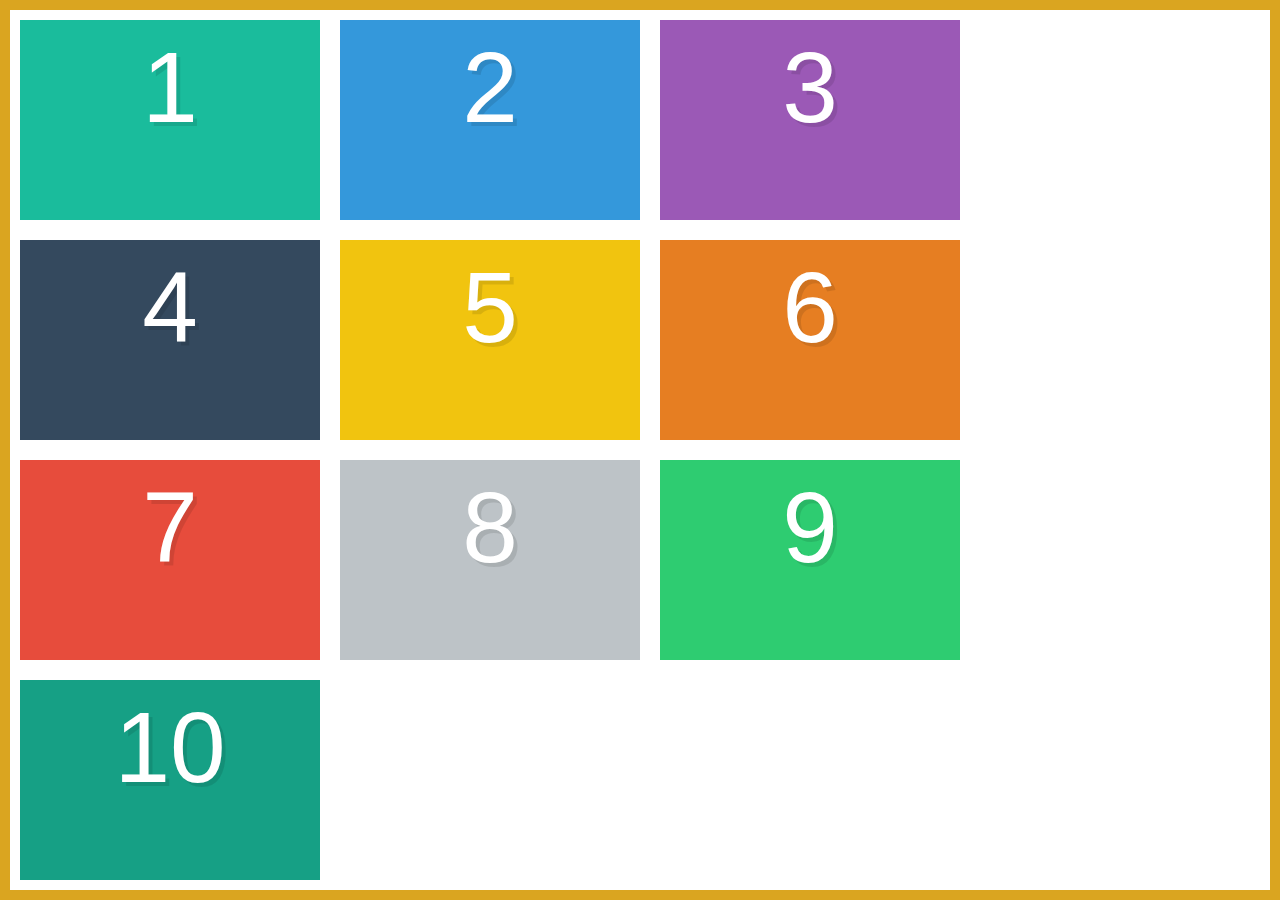
<file: 1-4 Get Familiar/index.html>
<!DOCTYPE html>
<html lang="en">
  <head>
    <meta charset="UTF-8" />
    <title>FlexBox Tutorial</title>
    <link rel="stylesheet" href="style.css" />
  </head>
  <body>

    <!-- the parent div is the flex container while the child boxes are the flex items -->
    <div class="container">
      <div class="box box1">1</div>
      <div class="box box2">2</div>
      <div class="box box3">3</div>
      <div class="box box4">4</div>
      <div class="box box5">5</div>
      <div class="box box6">6</div>
      <div class="box box7">7</div>
      <div class="box box8">8</div>
      <div class="box box9">9</div>
      <div class="box box10">10</div>
    </div>
  </body>
</html>
</file>
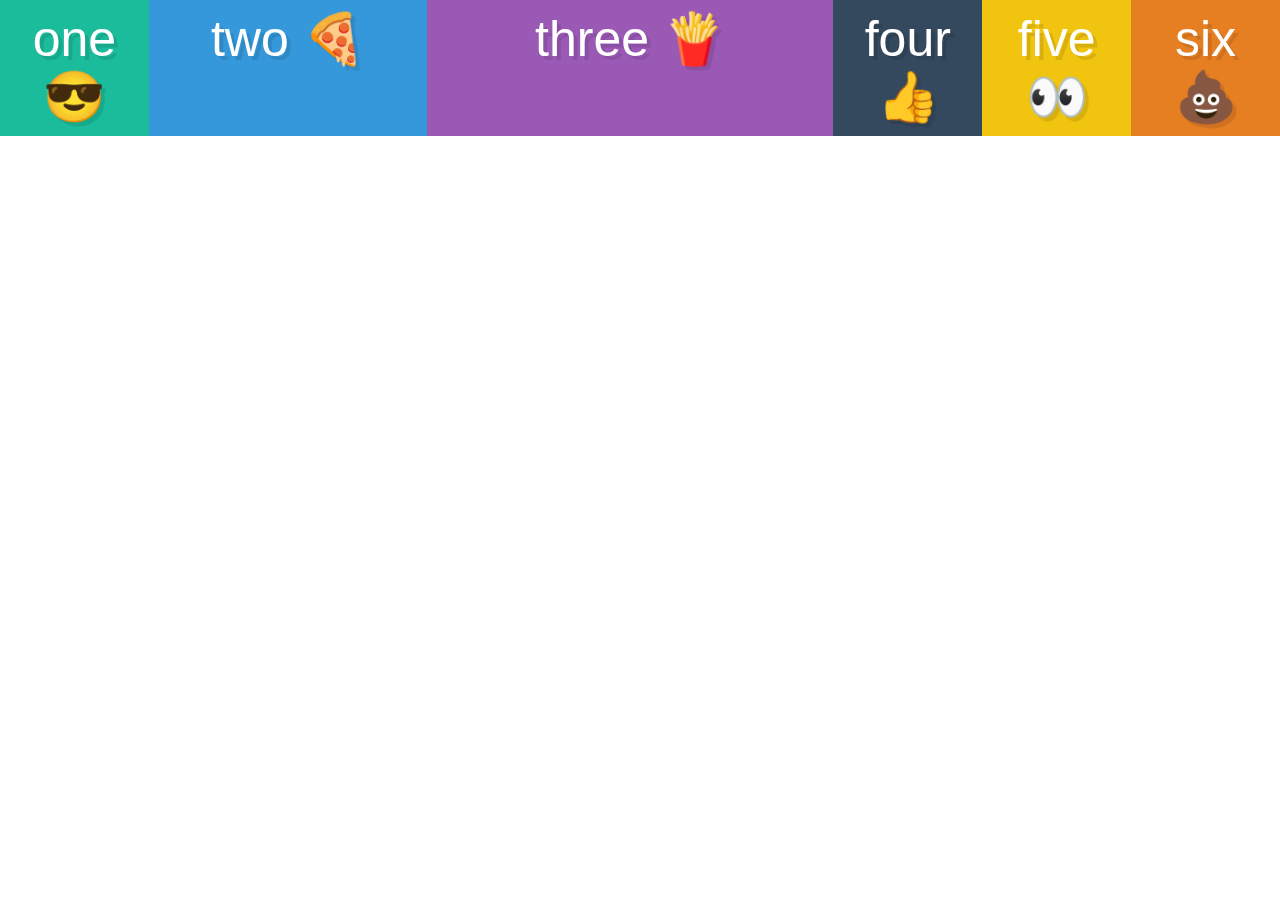
<file: 10 Flex Property/index.html>
<!DOCTYPE html>
<html lang="en">
  <head>
    <meta charset="UTF-8" />
    <title>FlexBox Tutorial</title>
    <link rel="stylesheet" href="style.css" />
  </head>
  <body>
    <div class="container">
      <div class="box box1">one 😎</div>
      <div class="box box2">two 🍕</div>
      <div class="box box3">three 🍟</div>
      <div class="box box4">four 👍</div>
      <div class="box box5">five 👀</div>
      <div class="box box6">six 💩</div>
    </div>
  </body>
</html>
</file>
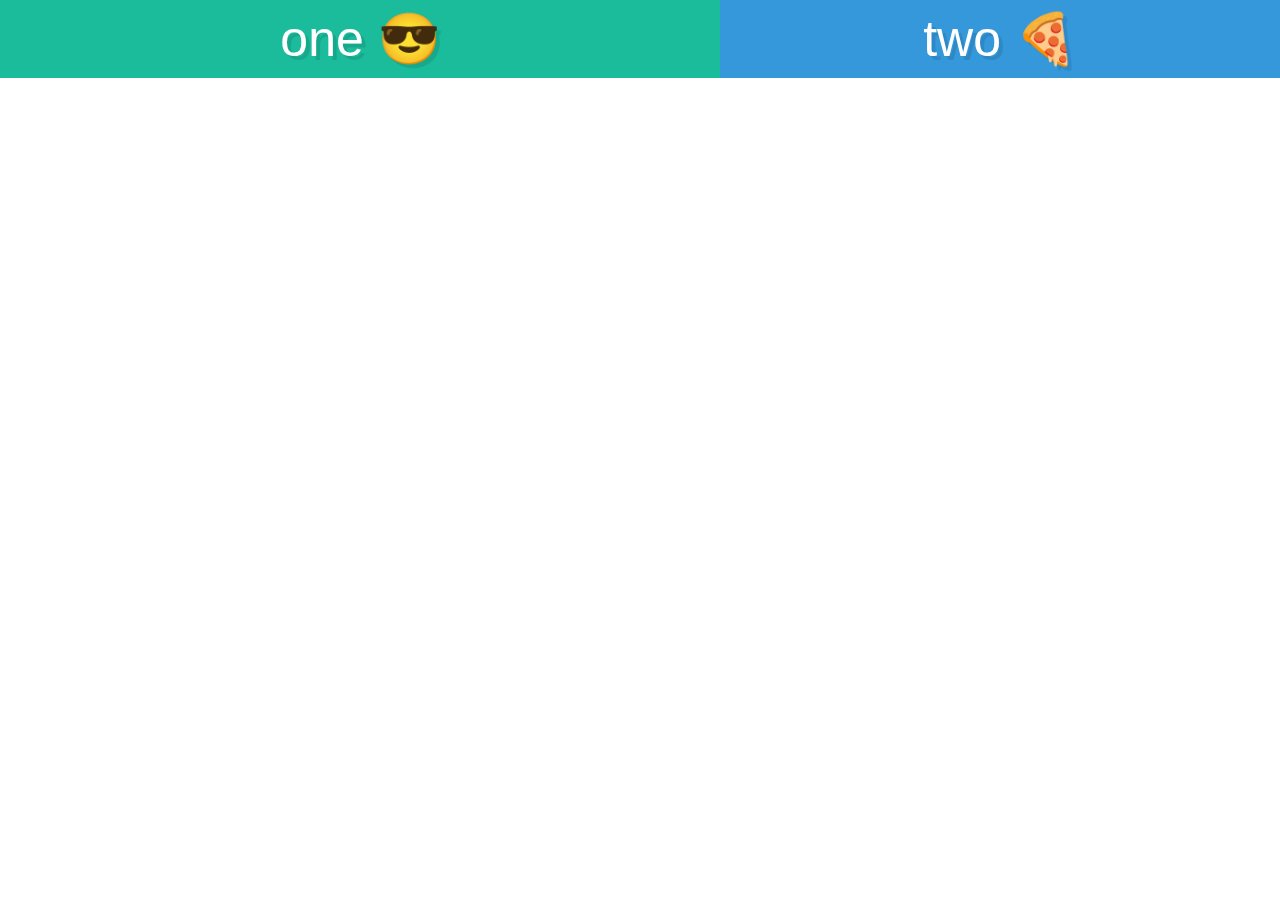
<file: 11 - Grow Shrink, and Basis/index.html>
<!DOCTYPE html>
<html lang="en">
  <head>
    <meta charset="UTF-8" />
    <title>FlexBox Tutorial</title>
    <link rel="stylesheet" href="style.css" />
  </head>
  <body>
    <div class="container">
      <div class="box box1">one 😎</div>
      <div class="box box2">two 🍕</div>
    </div>
  </body>
</html>
</file>
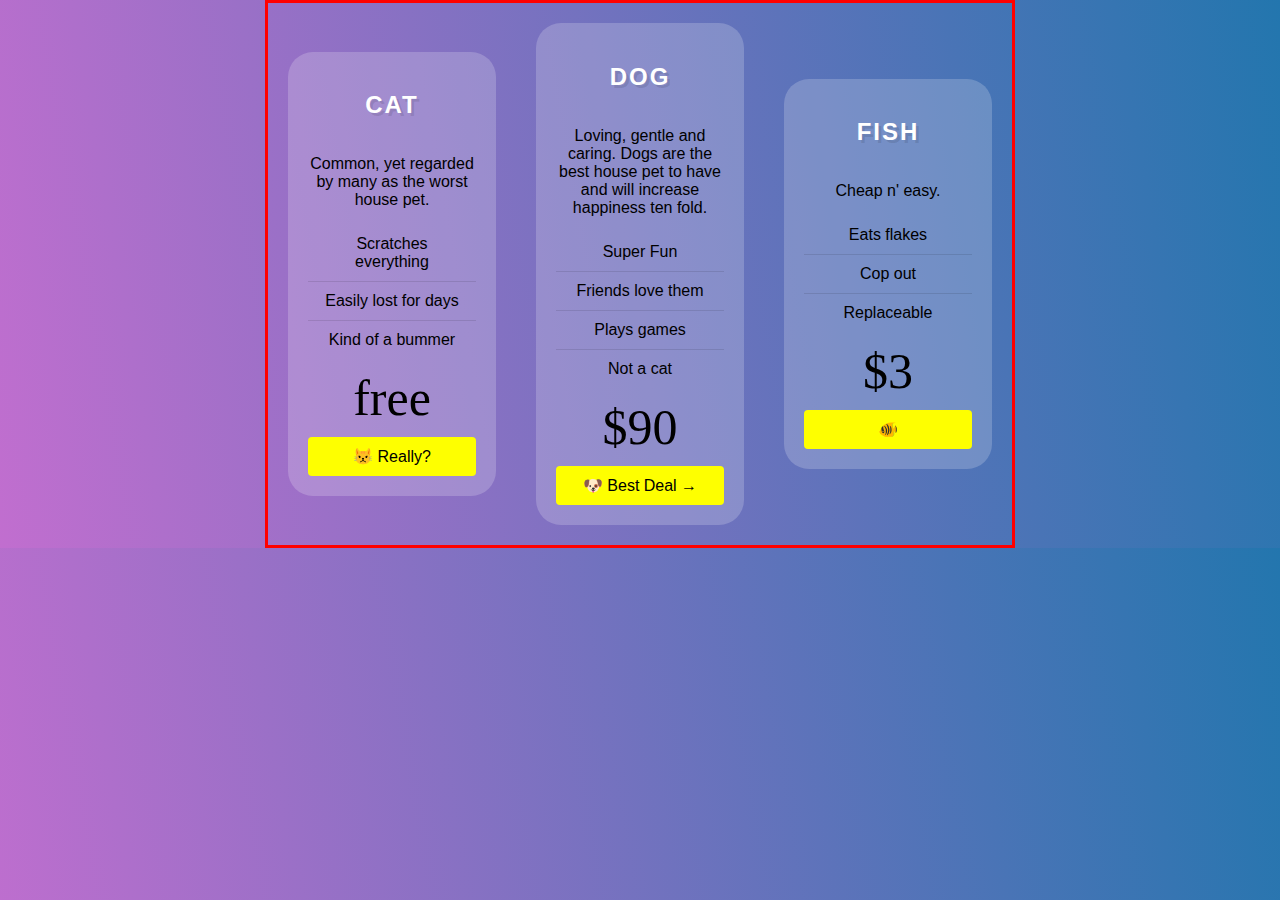
<file: 17 - Pricing Grid/index.html>
<!DOCTYPE html>
<html lang="en">
  <head>
    <meta charset="UTF-8" />
    <title>FlexBox Nav</title>
    <link
      rel="stylesheet"
      href="https://maxcdn.bootstrapcdn.com/font-awesome/4.3.0/css/font-awesome.min.css"
    />
    <link rel="stylesheet" href="style.css" />
  </head>
  <body>
    <!-- Flex Container! -->
    <div class="pricing-grid">
      <div class="plan plan1">
        <h2>Cat</h2>
        <p>Common, yet regarded by many as the worst house pet.</p>
        <ul class="features">
          <li>Scratches everything</li>
          <li>Easily lost for days</li>
          <li>Kind of a bummer</li>
        </ul>

        <p class="price">free</p>

        <a href="#" class="cta">😾 Really?</a>
      </div>

      <div class="plan plan2">
        <h2>Dog</h2>
        <p>
          Loving, gentle and caring. Dogs are the best house pet to have and
          will increase happiness ten fold.
        </p>
        <ul class="features">
          <li>Super Fun</li>
          <li>Friends love them</li>
          <li>Plays games</li>
          <li>Not a cat</li>
        </ul>

        <p class="price">$90</p>

        <a href="#" class="cta">🐶 Best Deal →</a>
      </div>

      <div class="plan plan3">
        <h2>Fish</h2>
        <p>Cheap n' easy.</p>
        <ul class="features">
          <li>Eats flakes</li>
          <li>Cop out</li>
          <li>Replaceable</li>
        </ul>

        <p class="price">$3</p>

        <a href="#" class="cta">🐠</a>
      </div>
    </div>
  </body>
</html>
</file>
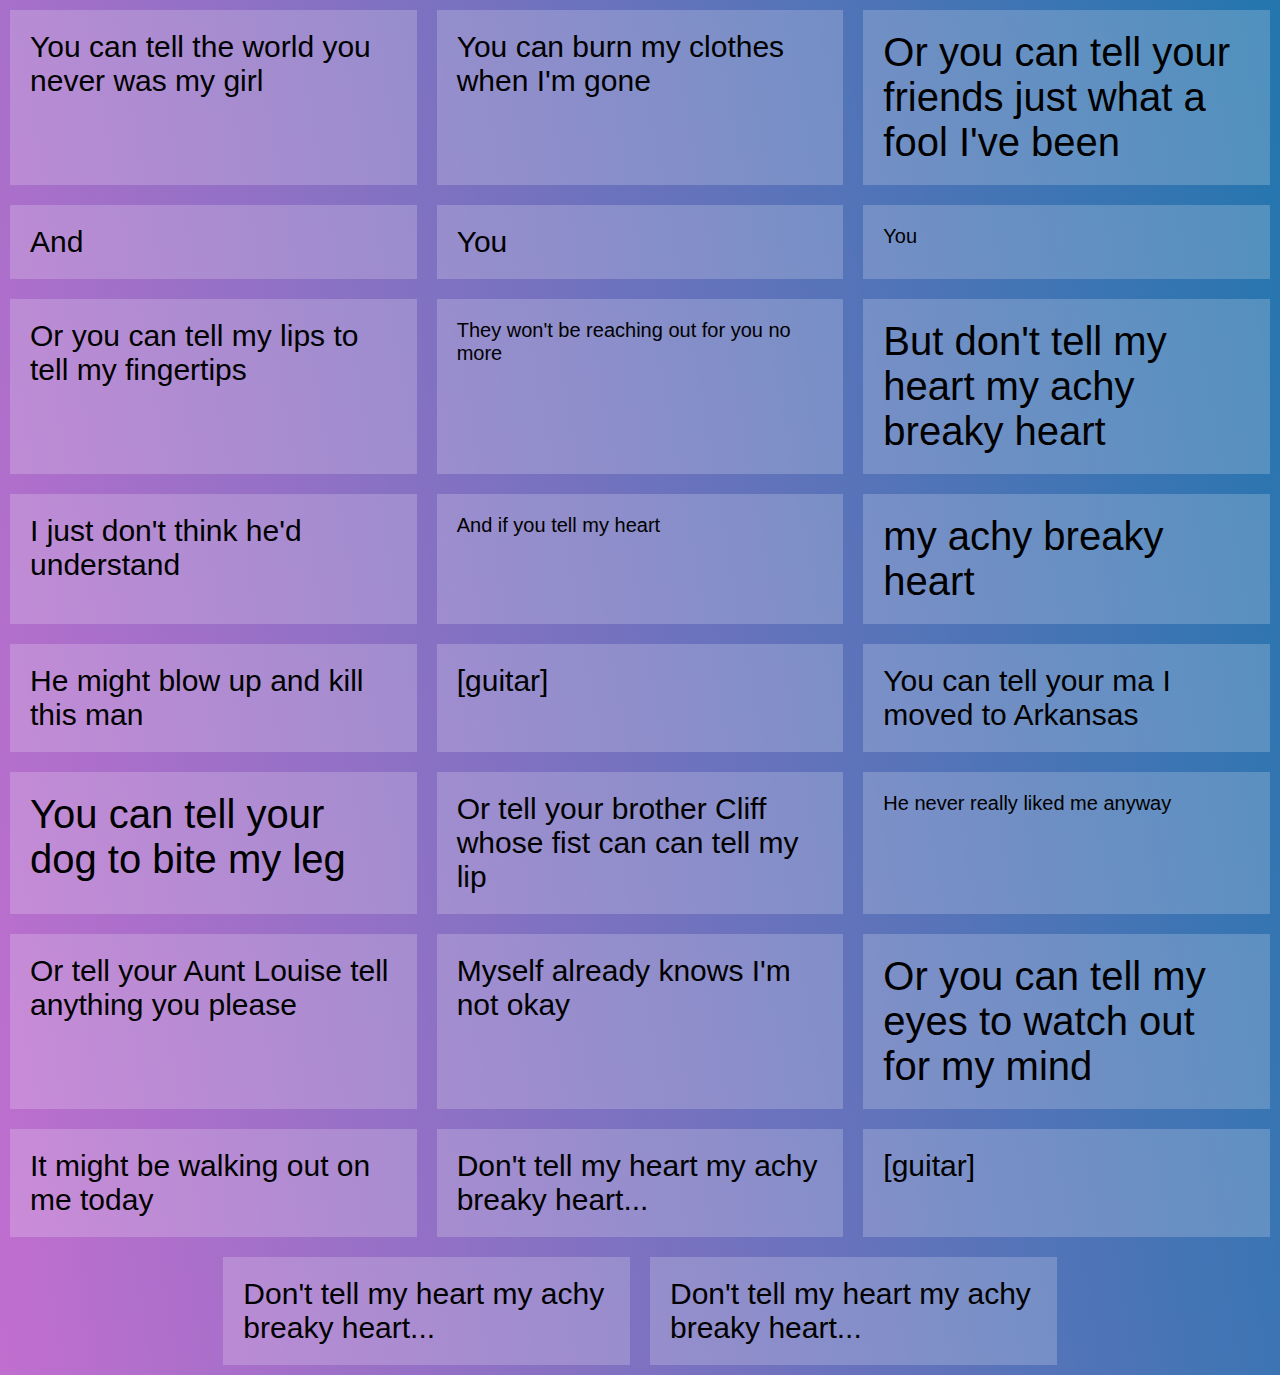
<file: 18 - Equal Heights Column/index.html>
<!DOCTYPE html>
<html lang="en">
  <head>
    <meta charset="UTF-8" />
    <title>FlexBox Nav</title>
    <link
      rel="stylesheet"
      href="https://maxcdn.bootstrapcdn.com/font-awesome/4.3.0/css/font-awesome.min.css"
    />
    <link rel="stylesheet" href="style.css" />
  </head>
  <body>
    <div class="elements">
      <div class="item">You can tell the world you never was my girl</div>
      <div class="item">You can burn my clothes when I'm gone</div>
      <div class="item large">
        Or you can tell your friends just what a fool I've been
      </div>
      <div class="item">And</div>

      <div class="item">You</div>
      <div class="item small">You</div>
      <div class="item">Or you can tell my lips to tell my fingertips</div>
      <div class="item small">They won't be reaching out for you no more</div>

      <div class="item large">But don't tell my heart my achy breaky heart</div>
      <div class="item">I just don't think he'd understand</div>
      <div class="item small">And if you tell my heart</div>
      <div class="item large">my achy breaky heart</div>
      <div class="item">He might blow up and kill this man</div>

      <div class="item">[guitar]</div>

      <div class="item">You can tell your ma I moved to Arkansas</div>
      <div class="item large">You can tell your dog to bite my leg</div>
      <div class="item">
        Or tell your brother Cliff whose fist can can tell my lip
      </div>
      <div class="item small">He never really liked me anyway</div>

      <div class="item">Or tell your Aunt Louise tell anything you please</div>
      <div class="item">Myself already knows I'm not okay</div>
      <div class="item large">
        Or you can tell my eyes to watch out for my mind
      </div>
      <div class="item">It might be walking out on me today</div>

      <div class="item">Don't tell my heart my achy breaky heart...</div>

      <div class="item">[guitar]</div>

      <div class="item">Don't tell my heart my achy breaky heart...</div>
      <div class="item">Don't tell my heart my achy breaky heart...</div>
    </div>
  </body>
</html>
</file>
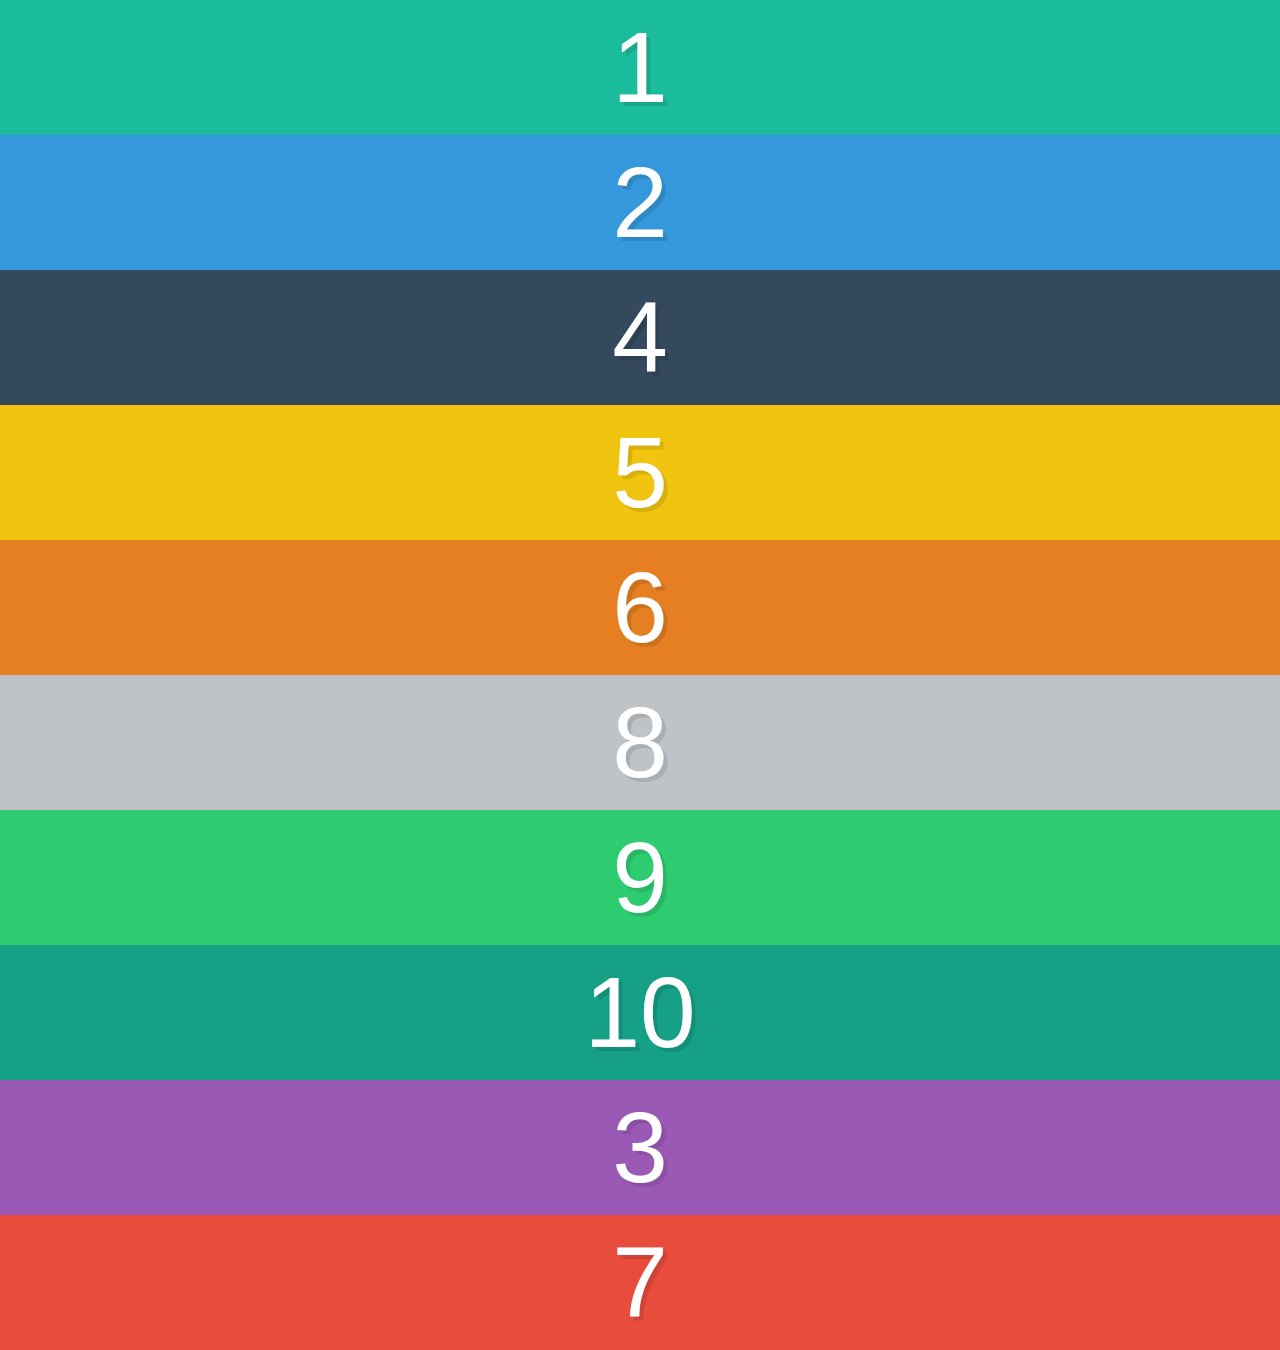
<file: 5 - Ordering/index.html>
<!DOCTYPE html>
<html lang="en">
  <head>
    <meta charset="UTF-8" />
    <title>FlexBox Tutorial</title>
    <link rel="stylesheet" href="style.css" />
  </head>
  <body>
    <!-- the parent div is the flex container while the child boxes are the flex items -->
    <div class="container">
      <div class="box box1">1</div>
      <div class="box box2">2</div>
      <div class="box box3">3</div>
      <div class="box box4">4</div>
      <div class="box box5">5</div>
      <div class="box box6">6</div>
      <div class="box box7">7</div>
      <div class="box box8">8</div>
      <div class="box box9">9</div>
      <div class="box box10">10</div>
    </div>
  </body>
</html>
</file>
<file: 17 - Pricing Grid/style.css>
/* Some CSS Setup - nothing to do with flexbox */
html {
  box-sizing: border-box;
}

*,
*:before,
*:after {
  box-sizing: inherit;
}

body {
  font-family: sans-serif;
  margin: 0;
  background-image: linear-gradient(260deg, #2376ae 0%, #c16ecf 100%);
}

a {
  color: white;
}

.plan ul {
  margin: 0;
  padding: 0;
  list-style: none;
}

.plan ul li {
  border-bottom: 1px solid rgba(0, 0, 0, 0.1);
  padding: 10px;
}

.plan ul li:last-child {
  border-bottom: 0;
}

.plan a {
  text-decoration: none;
  background: #feff00;
  padding: 10px;
  color: black;
  border-radius: 4px;
}

.plan h2 {
  text-transform: uppercase;
  color: white;
  letter-spacing: 2px;
  text-shadow: 3px 3px 0 rgba(0, 0, 0, 0.1);
}

.price {
  font-size: 50px;
  font-family: serif;
  margin: 10px 0;
}

.pricing-grid {
  max-width: 750px;
  margin: 0 auto;
  border: red solid;
  display: flex;
  /* align-items center takes away the default stretch */
  align-items: center;
}

.plan {
  flex: 1;
  background: rgba(255, 255, 255, 0.2);
  margin: 20px;
  padding: 20px;
  border-radius: 25px;
  text-align: center;
  /* .plan is now a flex container as well as a flex item */
  /* must add flex-wrap to clean things up */
  display: flex;
  flex-wrap: wrap;
}

.plan > * {
  /* when in doubt, try adding some flex-basis (which is the 100% shorthand) */
  /* note we are adding it to all child items of .plan */
  flex: 1 1 100%;
}

.plan .cta {
  /* for our buttons to be at bottom, align-self: flex-end */
  align-self: flex-end;
}
</file>
<file: 18 - Equal Heights Column/style.css>
/* Some CSS Setup - nothing to do with flexbox */
html {
  box-sizing: border-box;
}

*,
*:before,
*:after {
  box-sizing: inherit;
}

body {
  font-family: sans-serif;
  margin: 0;
  background-image: linear-gradient(260deg, #2376ae 0%, #c16ecf 100%);
}

a {
  color: white;
}

.item.large {
  font-size: 40px;
}

.item.small {
  font-size: 20px;
}

.item {
  background: rgba(255, 255, 255, 0.2);
  margin: 10px;
  padding: 20px;
  font-size: 30px;
}

/* Flexbox Starts Here: */

/* here we want equal height columns */

.elements {
  display: flex;
  flex-wrap: wrap;
  justify-content: center;
}

.item {
  /* let's give it a width */
  /* calc will allow us to get three columns per line */
  /* for justify-content above, we must have 0 1 instead of 1 1 */
  /* this is so that we don't grow any in the extra space (0) */
  flex: 0 1 calc(33.3333% - 20px);
}
</file>
<file: 1-4 Get Familiar/style.css>
/* CSS Normalize */
article,
aside,
details,
figcaption,
figure,
footer,
header,
hgroup,
nav,
section,
summary {
  display: block;
}
audio,
canvas,
video {
  display: inline-block;
}
audio:not([controls]) {
  display: none;
  height: 0;
}
[hidden] {
  display: none;
}
html {
  font-family: sans-serif;
  -webkit-text-size-adjust: 100%;
  -ms-text-size-adjust: 100%;
}
a:focus {
  outline: thin dotted;
}
a:active,
a:hover {
  outline: 0;
}
h1 {
  font-size: 2em;
}
abbr[title] {
  border-bottom: 1px dotted;
}
b,
strong {
  font-weight: 700;
}
dfn {
  font-style: italic;
}
mark {
  background: #ff0;
  color: #000;
}
code,
kbd,
pre,
samp {
  font-family: monospace, serif;
  font-size: 1em;
}
pre {
  white-space: pre-wrap;
  word-wrap: break-word;
}
q {
  quotes: \201C \201D \2018 \2019;
}
small {
  font-size: 80%;
}
sub,
sup {
  font-size: 75%;
  line-height: 0;
  position: relative;
  vertical-align: baseline;
}
sup {
  top: -0.5em;
}
sub {
  bottom: -0.25em;
}
img {
  border: 0;
}
svg:not(:root) {
  overflow: hidden;
}
fieldset {
  border: 1px solid silver;
  margin: 0 2px;
  padding: 0.35em 0.625em 0.75em;
}
button,
input,
select,
textarea {
  font-family: inherit;
  font-size: 100%;
  margin: 0;
}
button,
input {
  line-height: normal;
}
button,html input[type=button],/* 1 */
input[type=reset],input[type=submit] {
  -webkit-appearance: button;
  cursor: pointer;
}
button[disabled],
input[disabled] {
  cursor: default;
}
input[type="checkbox"],
input[type="radio"] {
  box-sizing: border-box;
  padding: 0;
}
input[type="search"] {
  -webkit-appearance: textfield;
  -moz-box-sizing: content-box;
  -webkit-box-sizing: content-box;
  box-sizing: content-box;
}
input[type="search"]::-webkit-search-cancel-button,
input[type="search"]::-webkit-search-decoration {
  -webkit-appearance: none;
}
textarea {
  overflow: auto;
  vertical-align: top;
}
table {
  border-collapse: collapse;
  border-spacing: 0;
}
body,
figure {
  margin: 0;
}
legend,
button::-moz-focus-inner,
input::-moz-focus-inner {
  border: 0;
  padding: 0;
}

/* Box-sizing border-box */
* {
  -moz-box-sizing: border-box;
  -webkit-box-sizing: border-box;
  box-sizing: border-box;
}

/* Some default styles to make each box visible */
.box {
  color: white;
  font-size: 100px;
  text-align: center;
  text-shadow: 4px 4px 0 rgba(0, 0, 0, 0.1);
  padding: 10px;
}

/* Colours for each box */
.box1 {
  background: #1abc9c;
}
.box2 {
  background: #3498db;
}
.box3 {
  background: #9b59b6;
}
.box4 {
  background: #34495e;
}
.box5 {
  background: #f1c40f;
}
.box6 {
  background: #e67e22;
}
.box7 {
  background: #e74c3c;
}
.box8 {
  background: #bdc3c7;
}
.box9 {
  background: #2ecc71;
}
.box10 {
  background: #16a085;
}

/* We start writing out flexbox here. The above is just page setup */
.container {
  display: flex;
  border: 10px solid goldenrod;
  /* min-height doesn't hinder our divs. We can create a hundred divs and they will keep going. We can keep scrolling */
  min-height: 100vh;
  /*default flex-direction is row */
  /* remember main axis and cross axis */
  flex-direction: row;
  /* when we add the flex-wrap of wrap, we stretch across our container a width of 300px like we gave it, but we give all of them that width and wrap them throughout the page */
  /* we can reverse wrap */
  flex-wrap: wrap;
}

/* Flex box will try and work with the widths you give, but if it doesn't work, it will evenly distribute your flex items */
.box {
  width: 300px;
  margin: 10px;
}

/* Go to https://css-tricks.com/snippets/css/a-guide-to-flexbox/ for a great guide */
</file>
<file: 10 Flex Property/style.css>
/* CSS Normalize */
article,
aside,
details,
figcaption,
figure,
footer,
header,
hgroup,
nav,
section,
summary {
  display: block;
}
audio,
canvas,
video {
  display: inline-block;
}
audio:not([controls]) {
  display: none;
  height: 0;
}
[hidden] {
  display: none;
}
html {
  font-family: sans-serif;
  -webkit-text-size-adjust: 100%;
  -ms-text-size-adjust: 100%;
}
a:focus {
  outline: thin dotted;
}
a:active,
a:hover {
  outline: 0;
}
h1 {
  font-size: 2em;
}
abbr[title] {
  border-bottom: 1px dotted;
}
b,
strong {
  font-weight: 700;
}
dfn {
  font-style: italic;
}
mark {
  background: #ff0;
  color: #000;
}
code,
kbd,
pre,
samp {
  font-family: monospace, serif;
  font-size: 1em;
}
pre {
  white-space: pre-wrap;
  word-wrap: break-word;
}
q {
  quotes: \201C \201D \2018 \2019;
}
small {
  font-size: 80%;
}
sub,
sup {
  font-size: 75%;
  line-height: 0;
  position: relative;
  vertical-align: baseline;
}
sup {
  top: -0.5em;
}
sub {
  bottom: -0.25em;
}
img {
  border: 0;
}
svg:not(:root) {
  overflow: hidden;
}
fieldset {
  border: 1px solid silver;
  margin: 0 2px;
  padding: 0.35em 0.625em 0.75em;
}
button,
input,
select,
textarea {
  font-family: inherit;
  font-size: 100%;
  margin: 0;
}
button,
input {
  line-height: normal;
}
button,html input[type=button],/* 1 */
input[type=reset],input[type=submit] {
  -webkit-appearance: button;
  cursor: pointer;
}
button[disabled],
input[disabled] {
  cursor: default;
}
input[type="checkbox"],
input[type="radio"] {
  box-sizing: border-box;
  padding: 0;
}
input[type="search"] {
  -webkit-appearance: textfield;
  -moz-box-sizing: content-box;
  -webkit-box-sizing: content-box;
  box-sizing: content-box;
}
input[type="search"]::-webkit-search-cancel-button,
input[type="search"]::-webkit-search-decoration {
  -webkit-appearance: none;
}
textarea {
  overflow: auto;
  vertical-align: top;
}
table {
  border-collapse: collapse;
  border-spacing: 0;
}
body,
figure {
  margin: 0;
}
legend,
button::-moz-focus-inner,
input::-moz-focus-inner {
  border: 0;
  padding: 0;
}

/* Box-sizing border-box */
* {
  -moz-box-sizing: border-box;
  -webkit-box-sizing: border-box;
  box-sizing: border-box;
}

/* Some default styles to make each box visible */
.box {
  color: white;
  font-size: 50px;
  text-align: center;
  text-shadow: 4px 4px 0 rgba(0, 0, 0, 0.1);
  padding: 10px;
}

/* Colours for each box */
.box1 {
  background: #1abc9c;
}
.box2 {
  background: #3498db;
}
.box3 {
  background: #9b59b6;
}
.box4 {
  background: #34495e;
}
.box5 {
  background: #f1c40f;
}
.box6 {
  background: #e67e22;
}
.box7 {
  background: #e74c3c;
}
.box8 {
  background: #bdc3c7;
}
.box9 {
  background: #2ecc71;
}
.box10 {
  background: #16a085;
}

/* We start writing out flexbox here. The above is just page setup */
.container {
  display: flex;
}

/*flex:1; will scale the container items to even proportions so that they fit the page well */
.box {
  flex: 1;
}

/* when there is space to be had, box two will double the other boxes */
.box2 {
  flex: 2;
}
/* when there is space to be had, box 3 will be three times the space of other boxes, and so on and so forth */
.box3 {
  flex: 3;
}
</file>
<file: 11 - Grow Shrink, and Basis/style.css>
/* CSS Normalize */
article,
aside,
details,
figcaption,
figure,
footer,
header,
hgroup,
nav,
section,
summary {
  display: block;
}
audio,
canvas,
video {
  display: inline-block;
}
audio:not([controls]) {
  display: none;
  height: 0;
}
[hidden] {
  display: none;
}
html {
  font-family: sans-serif;
  -webkit-text-size-adjust: 100%;
  -ms-text-size-adjust: 100%;
}
a:focus {
  outline: thin dotted;
}
a:active,
a:hover {
  outline: 0;
}
h1 {
  font-size: 2em;
}
abbr[title] {
  border-bottom: 1px dotted;
}
b,
strong {
  font-weight: 700;
}
dfn {
  font-style: italic;
}
mark {
  background: #ff0;
  color: #000;
}
code,
kbd,
pre,
samp {
  font-family: monospace, serif;
  font-size: 1em;
}
pre {
  white-space: pre-wrap;
  word-wrap: break-word;
}
q {
  quotes: \201C \201D \2018 \2019;
}
small {
  font-size: 80%;
}
sub,
sup {
  font-size: 75%;
  line-height: 0;
  position: relative;
  vertical-align: baseline;
}
sup {
  top: -0.5em;
}
sub {
  bottom: -0.25em;
}
img {
  border: 0;
}
svg:not(:root) {
  overflow: hidden;
}
fieldset {
  border: 1px solid silver;
  margin: 0 2px;
  padding: 0.35em 0.625em 0.75em;
}
button,
input,
select,
textarea {
  font-family: inherit;
  font-size: 100%;
  margin: 0;
}
button,
input {
  line-height: normal;
}
button,html input[type=button],/* 1 */
input[type=reset],input[type=submit] {
  -webkit-appearance: button;
  cursor: pointer;
}
button[disabled],
input[disabled] {
  cursor: default;
}
input[type="checkbox"],
input[type="radio"] {
  box-sizing: border-box;
  padding: 0;
}
input[type="search"] {
  -webkit-appearance: textfield;
  -moz-box-sizing: content-box;
  -webkit-box-sizing: content-box;
  box-sizing: content-box;
}
input[type="search"]::-webkit-search-cancel-button,
input[type="search"]::-webkit-search-decoration {
  -webkit-appearance: none;
}
textarea {
  overflow: auto;
  vertical-align: top;
}
table {
  border-collapse: collapse;
  border-spacing: 0;
}
body,
figure {
  margin: 0;
}
legend,
button::-moz-focus-inner,
input::-moz-focus-inner {
  border: 0;
  padding: 0;
}

/* Box-sizing border-box */
* {
  -moz-box-sizing: border-box;
  -webkit-box-sizing: border-box;
  box-sizing: border-box;
}

/* Some default styles to make each box visible */
.box {
  color: white;
  font-size: 50px;
  text-align: center;
  text-shadow: 4px 4px 0 rgba(0, 0, 0, 0.1);
  padding: 10px;
}

/* Colours for each box */
.box1 {
  background: #1abc9c;
}
.box2 {
  background: #3498db;
}
.box3 {
  background: #9b59b6;
}
.box4 {
  background: #34495e;
}
.box5 {
  background: #f1c40f;
}
.box6 {
  background: #e67e22;
}
.box7 {
  background: #e74c3c;
}
.box8 {
  background: #bdc3c7;
}
.box9 {
  background: #2ecc71;
}
.box10 {
  background: #16a085;
}

/* We start writing out flexbox here. The above is just page setup */
.container {
  display: flex;
}

/* three properties:  flex-grow, flex-shrink, flex-basis */
/* just saying flex: 1; will set flex-grow and flex-shrink to 1 */
/* flex-basis is what we would want the basis of size to be in an ideal world*/
/* for box1 and 2, we will open up the console and see 400 px (380 with 10 on each side for padding) */
/* .box1 {
  flex-basis: 400px;
}

.box2 {
  flex-basis: 400px;
}

*/

/* what happens when we have extra room? */
/* default flex grow is 0, don't use the extra space if not set
/* if we add the flex-grow of 1 on box 2, and then 2 on box 1, box 1 is getting 2 times the amount of extra space it could have */
.box1 {
  flex-basis: 400px;
  flex-grow: 2;
}

.box2 {
  flex-basis: 400px;
  flex-grow: 1;
}
</file>
<file: 5 - Ordering/style.css>
/* CSS Normalize */
article,
aside,
details,
figcaption,
figure,
footer,
header,
hgroup,
nav,
section,
summary {
  display: block;
}
audio,
canvas,
video {
  display: inline-block;
}
audio:not([controls]) {
  display: none;
  height: 0;
}
[hidden] {
  display: none;
}
html {
  font-family: sans-serif;
  -webkit-text-size-adjust: 100%;
  -ms-text-size-adjust: 100%;
}
a:focus {
  outline: thin dotted;
}
a:active,
a:hover {
  outline: 0;
}
h1 {
  font-size: 2em;
}
abbr[title] {
  border-bottom: 1px dotted;
}
b,
strong {
  font-weight: 700;
}
dfn {
  font-style: italic;
}
mark {
  background: #ff0;
  color: #000;
}
code,
kbd,
pre,
samp {
  font-family: monospace, serif;
  font-size: 1em;
}
pre {
  white-space: pre-wrap;
  word-wrap: break-word;
}
q {
  quotes: \201C \201D \2018 \2019;
}
small {
  font-size: 80%;
}
sub,
sup {
  font-size: 75%;
  line-height: 0;
  position: relative;
  vertical-align: baseline;
}
sup {
  top: -0.5em;
}
sub {
  bottom: -0.25em;
}
img {
  border: 0;
}
svg:not(:root) {
  overflow: hidden;
}
fieldset {
  border: 1px solid silver;
  margin: 0 2px;
  padding: 0.35em 0.625em 0.75em;
}
button,
input,
select,
textarea {
  font-family: inherit;
  font-size: 100%;
  margin: 0;
}
button,
input {
  line-height: normal;
}
button,html input[type=button],/* 1 */
input[type=reset],input[type=submit] {
  -webkit-appearance: button;
  cursor: pointer;
}
button[disabled],
input[disabled] {
  cursor: default;
}
input[type="checkbox"],
input[type="radio"] {
  box-sizing: border-box;
  padding: 0;
}
input[type="search"] {
  -webkit-appearance: textfield;
  -moz-box-sizing: content-box;
  -webkit-box-sizing: content-box;
  box-sizing: content-box;
}
input[type="search"]::-webkit-search-cancel-button,
input[type="search"]::-webkit-search-decoration {
  -webkit-appearance: none;
}
textarea {
  overflow: auto;
  vertical-align: top;
}
table {
  border-collapse: collapse;
  border-spacing: 0;
}
body,
figure {
  margin: 0;
}
legend,
button::-moz-focus-inner,
input::-moz-focus-inner {
  border: 0;
  padding: 0;
}

/* Box-sizing border-box */
* {
  -moz-box-sizing: border-box;
  -webkit-box-sizing: border-box;
  box-sizing: border-box;
}

/* Some default styles to make each box visible */
.box {
  color: white;
  font-size: 100px;
  text-align: center;
  text-shadow: 4px 4px 0 rgba(0, 0, 0, 0.1);
  padding: 10px;
}

/* Colours for each box */
.box1 {
  background: #1abc9c;
}
.box2 {
  background: #3498db;
}
.box3 {
  background: #9b59b6;
}
.box4 {
  background: #34495e;
}
.box5 {
  background: #f1c40f;
}
.box6 {
  background: #e67e22;
}
.box7 {
  background: #e74c3c;
}
.box8 {
  background: #bdc3c7;
}
.box9 {
  background: #2ecc71;
}
.box10 {
  background: #16a085;
}

.container {
  display: flex;
  flex-direction: column;
}

.box {
  /* flex: 1; will take all of the width and evenly distribute everything throughout page  */
  /* remember that we have fex-direction: row by default */
  flex: 1;
}

/* the order property will order things based on the flex direction.   */
/* if we give it a 1, it moves the 3rd box all the way to the end (for a default flex-direction: row) */
.box3 {
  order: 1;
}

/* 7 will now be farther right than 3 */
.box7 {
  order: 4;
}

/* can also do negative and it will put it all the way left (for a default flex-direction) */

/* caveat is if you try to select and copy and paste, it will be a bit screwed up.. but you probably would't use it on text */
</file>
